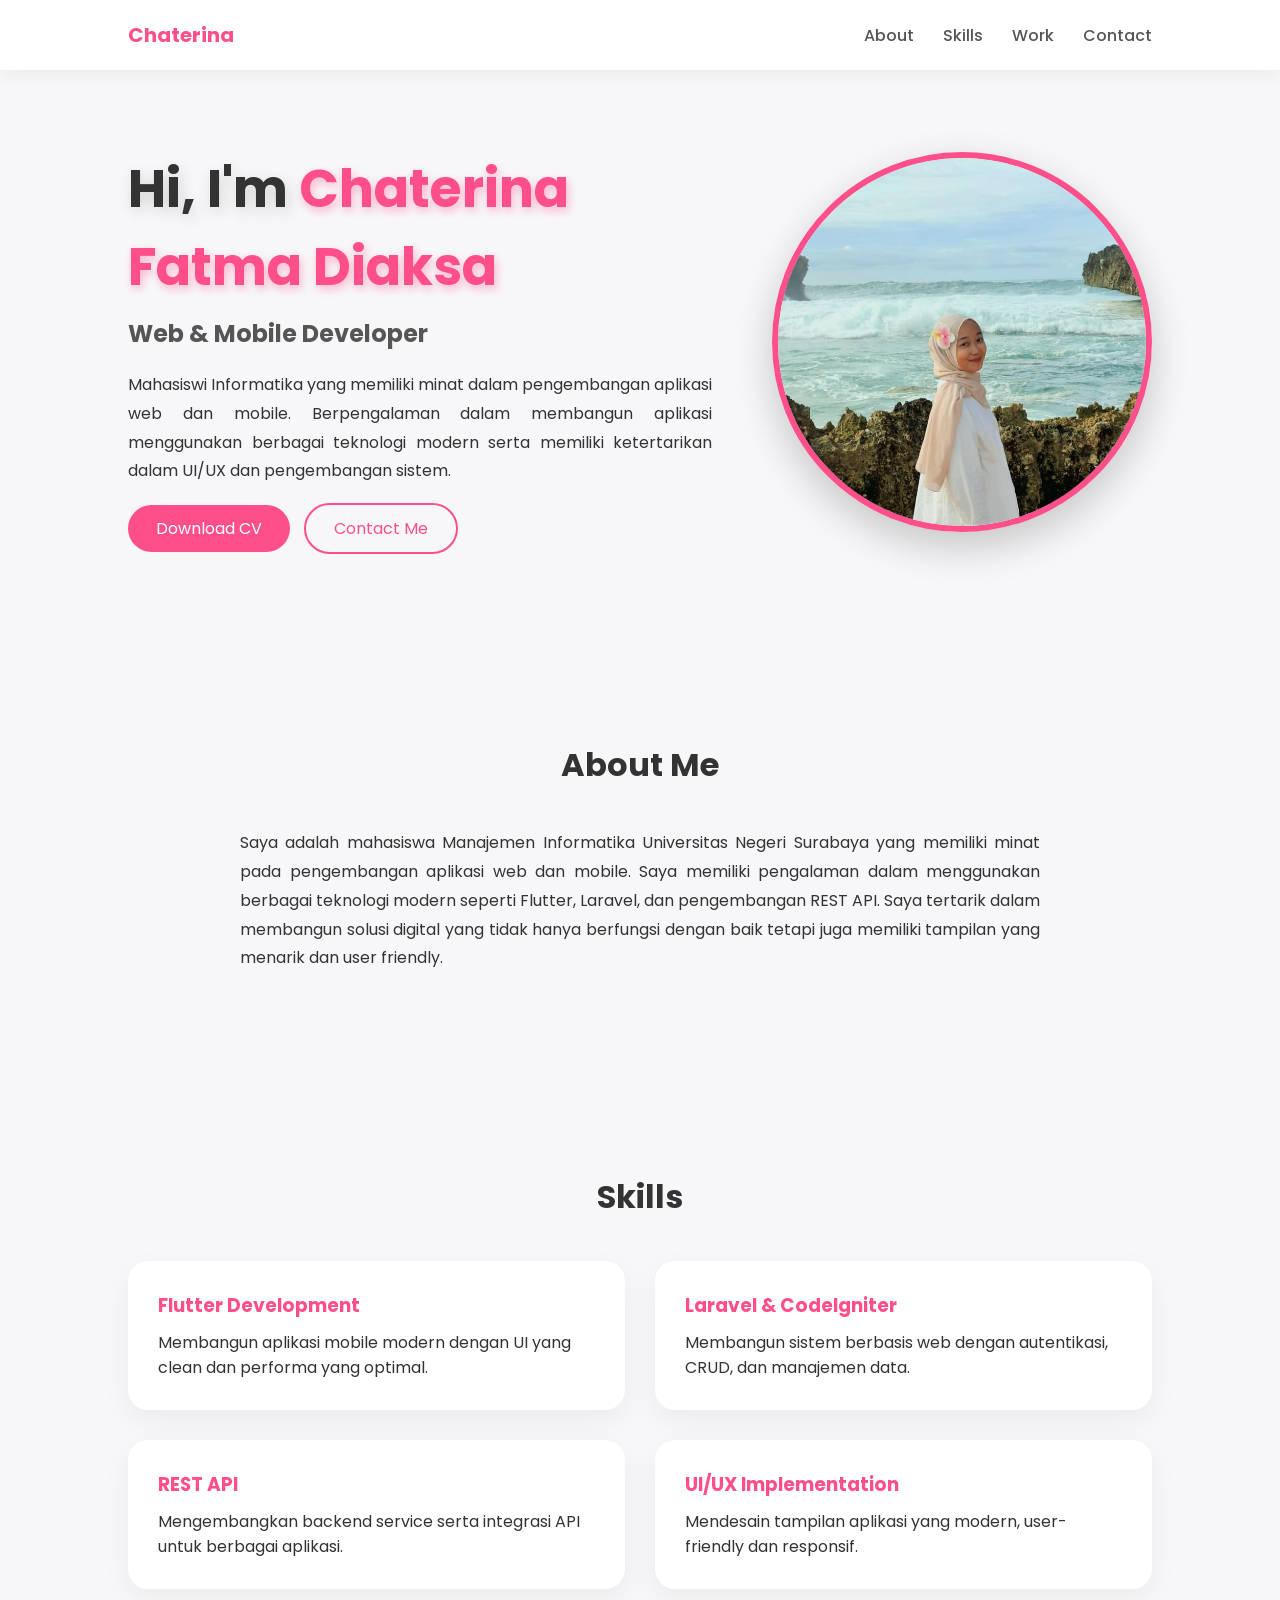
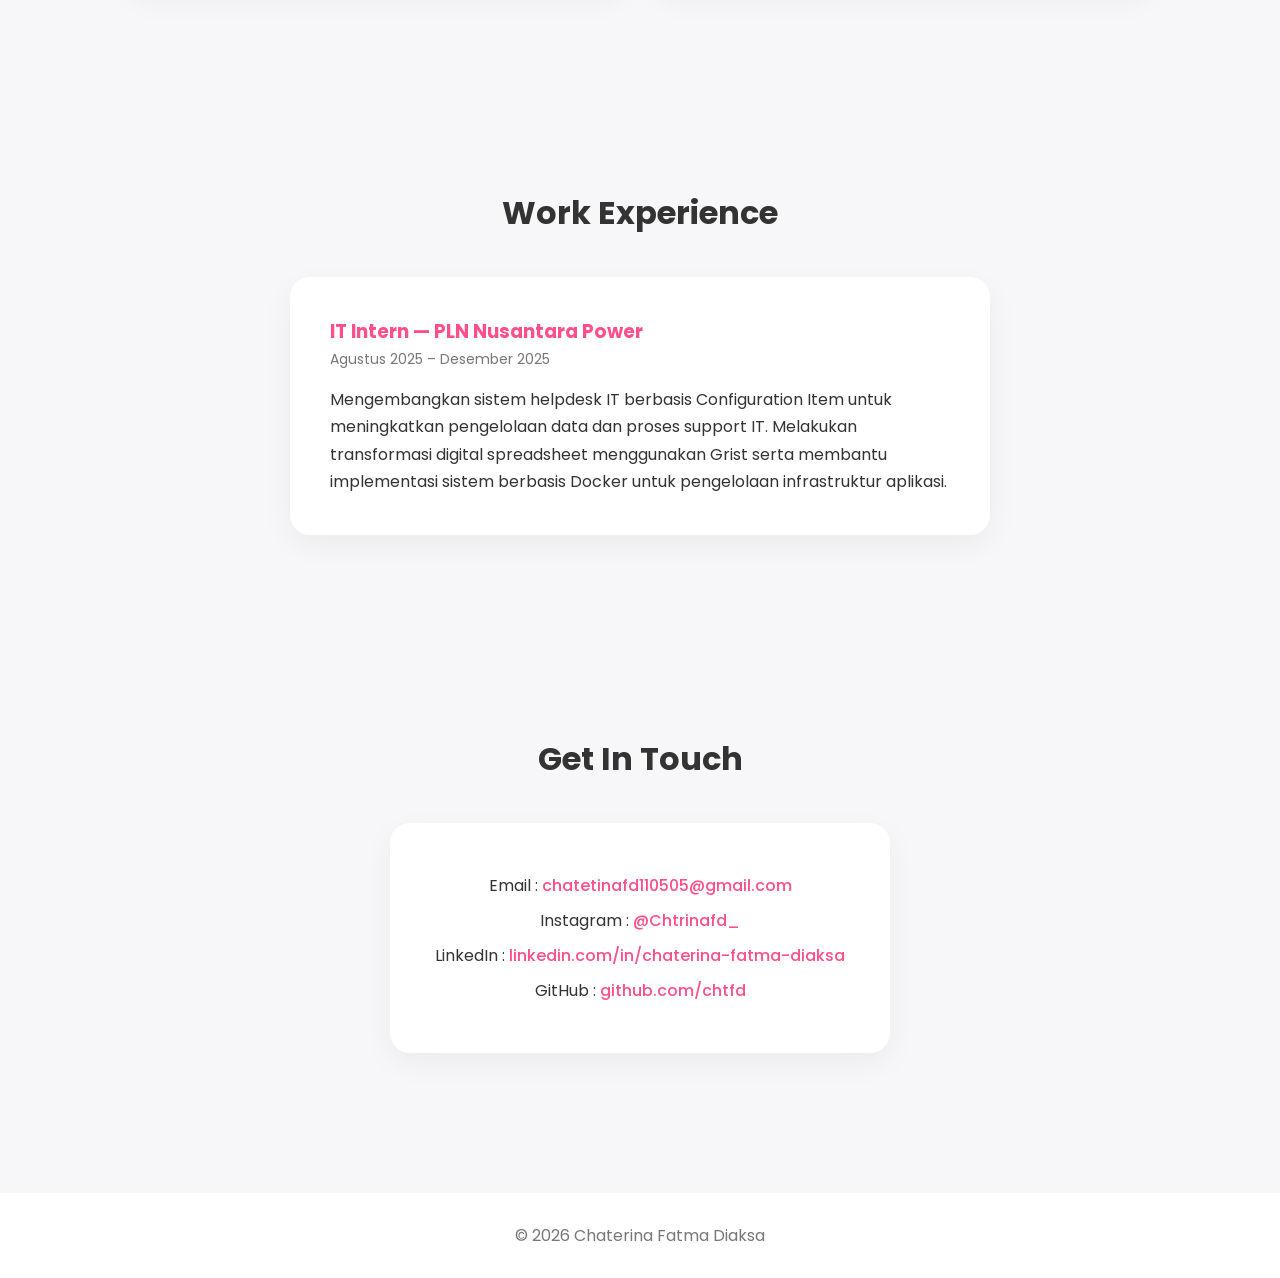
<file: index.html>
<!DOCTYPE html>
<html lang="id">

<head>
<meta charset="UTF-8">
<meta name="viewport" content="width=device-width, initial-scale=1.0">

<title>Chaterina Fatma | Portfolio</title>

<link rel="stylesheet" href="style.css">

<link href="https://fonts.googleapis.com/css2?family=Poppins:wght@300;400;500;600;700&display=swap" rel="stylesheet">

</head>

<body>

<!-- NAVBAR -->

<header>

<div class="logo">Chaterina</div>

<nav>
<a href="#about">About</a>
<a href="#skills">Skills</a>
<a href="#work">Work</a>
<a href="#contact">Contact</a>
</nav>

</header>


<!-- HERO -->

<section class="hero">

<div class="hero-text">

<h1>Hi, I'm <span>Chaterina Fatma Diaksa</span></h1>

<h2>Web & Mobile Developer</h2>

<p>
Mahasiswi Informatika yang memiliki minat dalam pengembangan
aplikasi web dan mobile. Berpengalaman dalam membangun
aplikasi menggunakan berbagai teknologi modern serta
memiliki ketertarikan dalam UI/UX dan pengembangan sistem.
</p>

<div class="hero-btn">

<a href="files/CV-Chaterina.pdf" class="btn" download>Download CV</a>

<a href="#contact" class="btn-outline">Contact Me</a>

</div>

</div>


<div class="hero-img">

<img src="images/pantai.jpg" alt="profile">

</div>

</section>



<!-- ABOUT -->

<section id="about">

<h2 class="section-title">About Me</h2>

<p class="about-text">

Saya adalah mahasiswa Manajemen Informatika Universitas Negeri Surabaya yang
memiliki minat pada pengembangan aplikasi web dan mobile. Saya memiliki
pengalaman dalam menggunakan berbagai teknologi modern seperti Flutter,
Laravel, dan pengembangan REST API.

Saya tertarik dalam membangun solusi digital yang tidak hanya berfungsi dengan
baik tetapi juga memiliki tampilan yang menarik dan user friendly.

</p>

</section>



<!-- SKILLS -->

<section id="skills">

<h2 class="section-title">Skills</h2>

<div class="skills-container">

<div class="skill-card">

<h3>Flutter Development</h3>

<p>
Membangun aplikasi mobile modern dengan UI yang clean
dan performa yang optimal.
</p>

</div>

<div class="skill-card">

<h3>Laravel & CodeIgniter</h3>

<p>
Membangun sistem berbasis web dengan autentikasi,
CRUD, dan manajemen data.
</p>

</div>

<div class="skill-card">

<h3>REST API</h3>

<p>
Mengembangkan backend service serta integrasi
API untuk berbagai aplikasi.
</p>

</div>

<div class="skill-card">

<h3>UI/UX Implementation</h3>

<p>
Mendesain tampilan aplikasi yang modern,
user-friendly dan responsif.
</p>

</div>

</div>

</section>



<!-- WORK -->

<section id="work">

<h2 class="section-title">Work Experience</h2>

<div class="work-card">

<h3>IT Intern — PLN Nusantara Power</h3>

<span>Agustus 2025 – Desember 2025</span>

<p>

Mengembangkan sistem helpdesk IT berbasis Configuration Item
untuk meningkatkan pengelolaan data dan proses support IT.
Melakukan transformasi digital spreadsheet menggunakan Grist
serta membantu implementasi sistem berbasis Docker untuk
pengelolaan infrastruktur aplikasi.

</p>

</div>

</section>



<!-- CONTACT -->

<section id="contact">

<h2 class="section-title">Get In Touch</h2>

<div class="contact-box">

<p>Email :
<a href="mailto:chatetinafd110505@gmail.com">
chatetinafd110505@gmail.com
</a>
</p>

<p>Instagram :
<a href="https://instagram.com/chtrinafd_" target="_blank">
@Chtrinafd_
</a>
</p>

<p>LinkedIn :
<a href="https://www.linkedin.com/in/chaterina-fatma-diaksa-5b79a6369" target="_blank">
linkedin.com/in/chaterina-fatma-diaksa
</a>
</p>

<p>GitHub :
<a href="https://github.com/chtfd" target="_blank">
github.com/chtfd
</a>
</p>

</div>

</section>



<footer>

<p>© 2026 Chaterina Fatma Diaksa</p>

</footer>

</body>

</html>
</file>
<file: style.css>
*{
margin:0;
padding:0;
box-sizing:border-box;
font-family:'Poppins',sans-serif;
scroll-behavior:smooth;
}

body{
background:#f7f7f9;
color:#333;
}

/* NAVBAR */

header{
position:fixed;
top:0;
width:100%;
background:white;
display:flex;
justify-content:space-between;
align-items:center;
padding:20px 10%;
box-shadow:0 5px 20px rgba(0,0,0,0.05);
z-index:1000;
}

.logo{
font-weight:700;
font-size:20px;
color:#ff4f8b;
}

nav a{
text-decoration:none;
margin-left:25px;
color:#555;
font-weight:500;
transition:0.3s;
}

nav a:hover{
color:#ff4f8b;
}



/* HERO */

.hero{
display:flex;
align-items:center;
justify-content:space-between;
padding:150px 10% 100px;
gap:60px;
}

.hero-text{
max-width:600px;
}

.hero-text h1{
font-size:52px;
font-weight:700;
text-shadow:3px 5px 15px rgba(0,0,0,0.15);
}

.hero-text span{
color:#ff4f8b;
text-shadow:2px 4px 10px rgba(255,79,139,0.4);
}

.hero-text h2{
margin-top:10px;
color:#555;
}

.hero-text p{
margin-top:20px;
line-height:1.8;
text-align:justify;
}

.hero-btn{
margin-top:30px;
}

.btn{
background:#ff4f8b;
color:white;
padding:12px 28px;
border-radius:30px;
text-decoration:none;
margin-right:10px;
transition:0.3s;
}

.btn:hover{
background:#ff2c74;
box-shadow:0 8px 20px rgba(255,79,139,0.4);
}

.btn-outline{
border:2px solid #ff4f8b;
color:#ff4f8b;
padding:12px 28px;
border-radius:30px;
text-decoration:none;
transition:0.3s;
}

.btn-outline:hover{
background:#ff4f8b;
color:white;
}



/* FOTO */

.hero-img img{
width:380px;
height:380px;
border-radius:50%;
object-fit:cover;
border:6px solid #ff4f8b;
box-shadow:0 15px 40px rgba(0,0,0,0.2);
}



/* SECTION */

section{
padding:100px 10%;
}

.section-title{
text-align:center;
font-size:32px;
margin-bottom:40px;
}



/* ABOUT */

.about-text{
max-width:800px;
margin:auto;
line-height:1.8;
text-align:justify;
}



/* SKILLS */

.skills-container{
display:grid;
grid-template-columns:repeat(2,1fr);
gap:30px;
}

.skill-card{
background:white;
padding:30px;
border-radius:20px;
transition:0.3s;
box-shadow:0 10px 30px rgba(0,0,0,0.05);
}

.skill-card:hover{
transform:translateY(-10px);
box-shadow:0 0 20px rgba(255,79,139,0.5);
}

.skill-card h3{
margin-bottom:10px;
color:#ff4f8b;
}



/* WORK */

.work-card{
max-width:700px;
margin:auto;
background:white;
padding:40px;
border-radius:20px;
box-shadow:0 10px 30px rgba(0,0,0,0.05);
}

.work-card h3{
color:#ff4f8b;
}

.work-card span{
font-size:14px;
color:#777;
}

.work-card p{
margin-top:15px;
line-height:1.7;
}



/* CONTACT */

.contact-box{
max-width:500px;
margin:auto;
background:white;
padding:40px;
border-radius:20px;
text-align:center;
box-shadow:0 10px 30px rgba(0,0,0,0.05);
}

.contact-box p{
margin:10px 0;
}

.contact-box a{
color:#ff4f8b;
text-decoration:none;
font-weight:500;
}

.contact-box a:hover{
text-decoration:underline;
}


/* FOOTER */

footer{
text-align:center;
padding:30px;
margin-top:40px;
background:white;
color:#777;
}



/* RESPONSIVE */

@media(max-width:900px){

.hero{
flex-direction:column-reverse;
text-align:center;
}

.hero-text p{
text-align:center;
}

.skills-container{
grid-template-columns:1fr;
}

.hero-img img{
width:250px;
height:250px;
}

}
</file>
